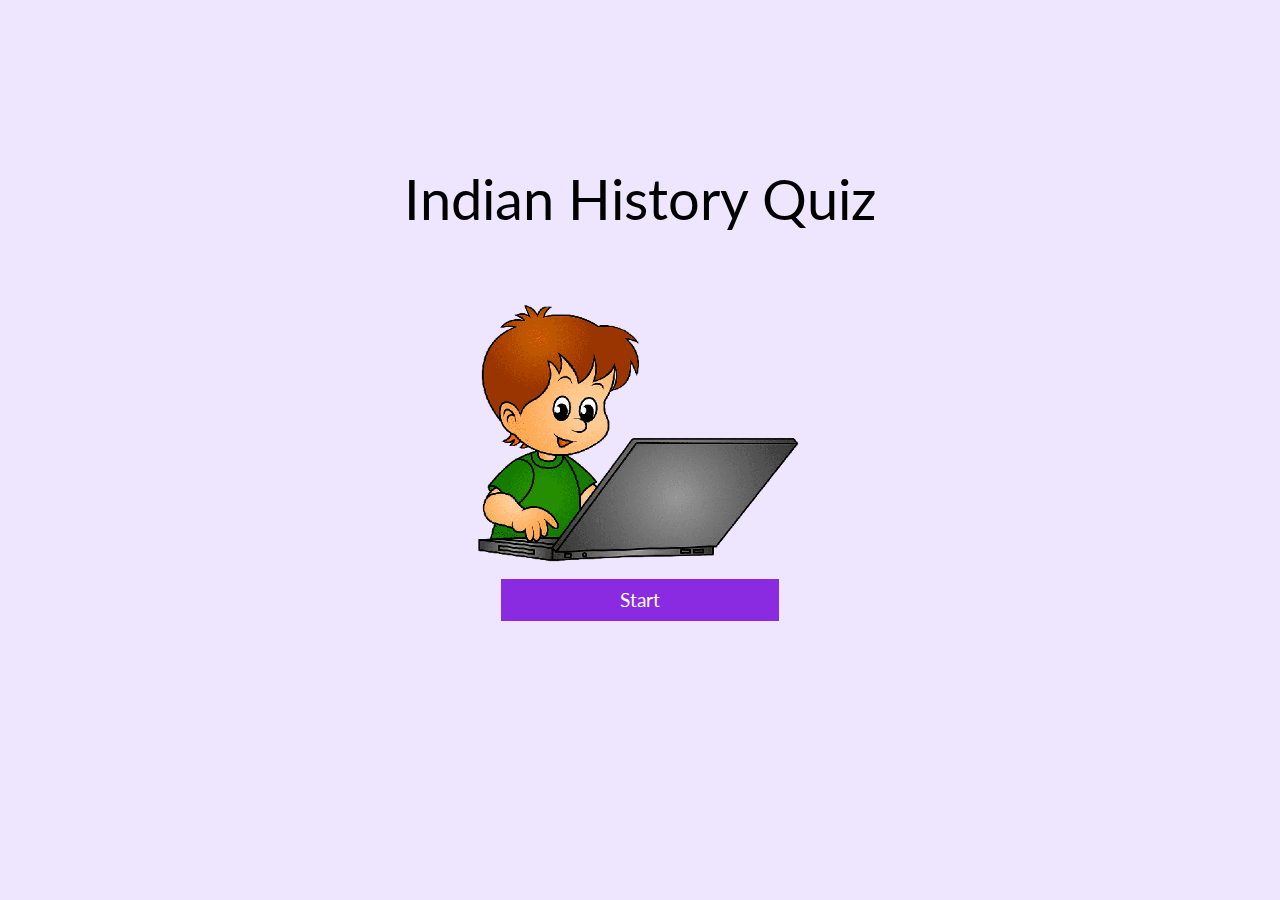
<file: Quiz-project-II/index.html>
<!DOCTYPE html>
<html lang="en">
  <head>
    <meta charset="UTF-8" />
    <meta name="viewport" content="width=device-width, initial-scale=1.0" />
    <title>Indian History Quiz</title>
    <link rel="stylesheet" href="css/app.css" />
    <link
      href="https://fonts.googleapis.com/css2?family=Lato:wght@300;400&display=swap"
      rel="stylesheet"
    />
    <style></style>
  </head>

  <body>
    <div class="container">
      <div id="home" class="flex-center flex-column">
        <h1>Indian History Quiz</h1>
        <img class="image" src="boy-removebg-preview.png" alt="" />
        <a class="btn" href="html/quiz.html">Start</a>
      </div>
    </div>
  </body>
</html>
</file>
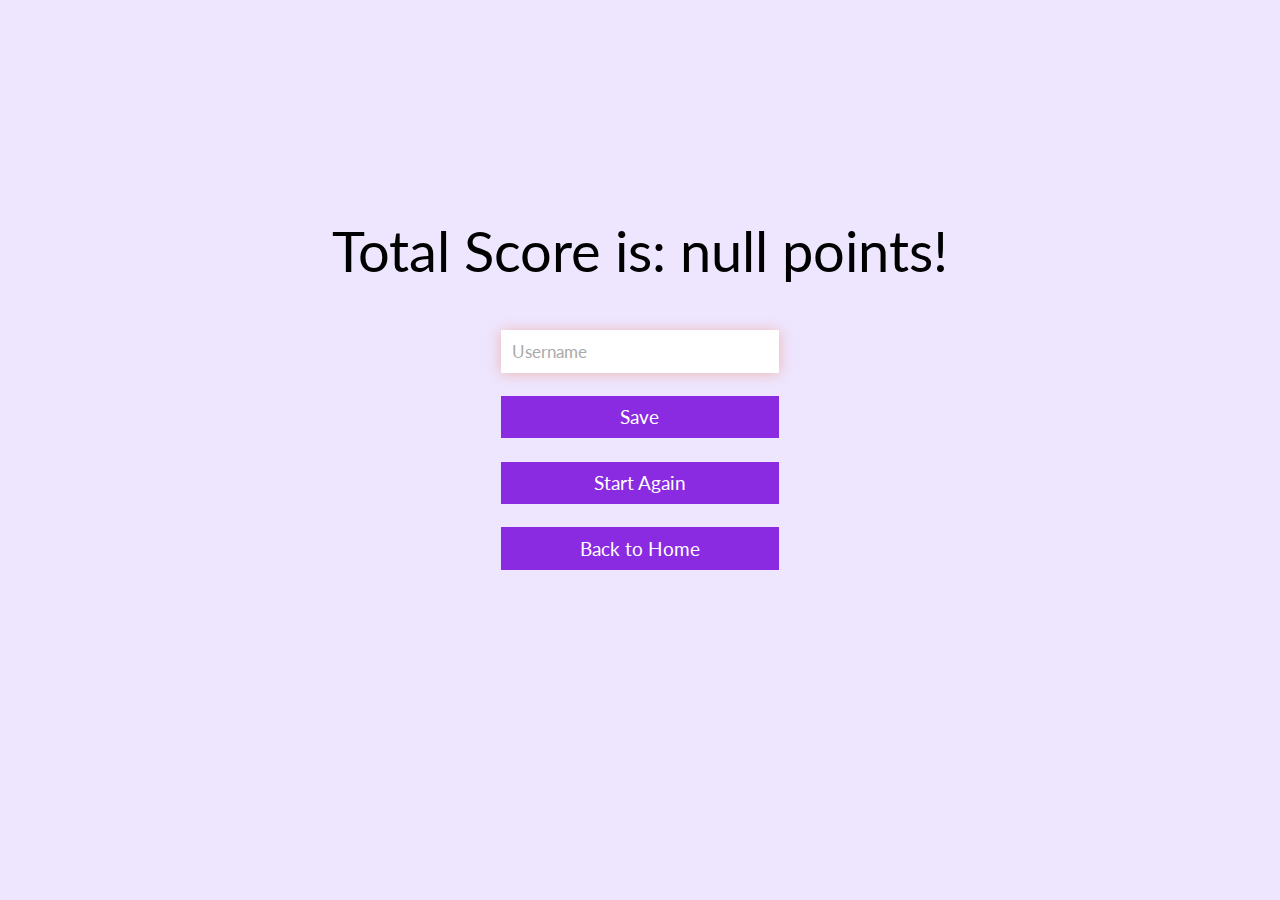
<file: Quiz-project-II/html/end.html>
<!DOCTYPE html>
<html lang="en">
  <head>
    <meta charset="UTF-8" />
    <meta name="viewport" content="width=device-width, initial-scale=1.0" />
    <meta http-equiv="X-UA-Compatible" content="ie=edge" />
    <title>Indian History Quiz</title>
    <link
      href="https://fonts.googleapis.com/css2?family=Lato:wght@300;400&display=swap"
      rel="stylesheet"
    />
    <link rel="stylesheet" href="../css/app.css" />
  </head>

  <body>
    <div class="container">
      <div id="end" class="flex-center flex-column">
        <h1 id="finalScore"></h1>
        <form>
          <input
            type="text"
            name="username"
            id="username"
            placeholder="Username"
          />
          <button
            type="submit"
            class="btn"
            id="saveScoreBtn"
            onclick="saveHighScore(event)"
            disabled
          >
            Save
          </button>
        </form>
        <a class="btn" href="quiz.html">Start Again</a>
        <a class="btn" href="/">Back to Home</a>
      </div>
    </div>
    <script src="../script/end.js"></script>
  </body>
</html>
</file>
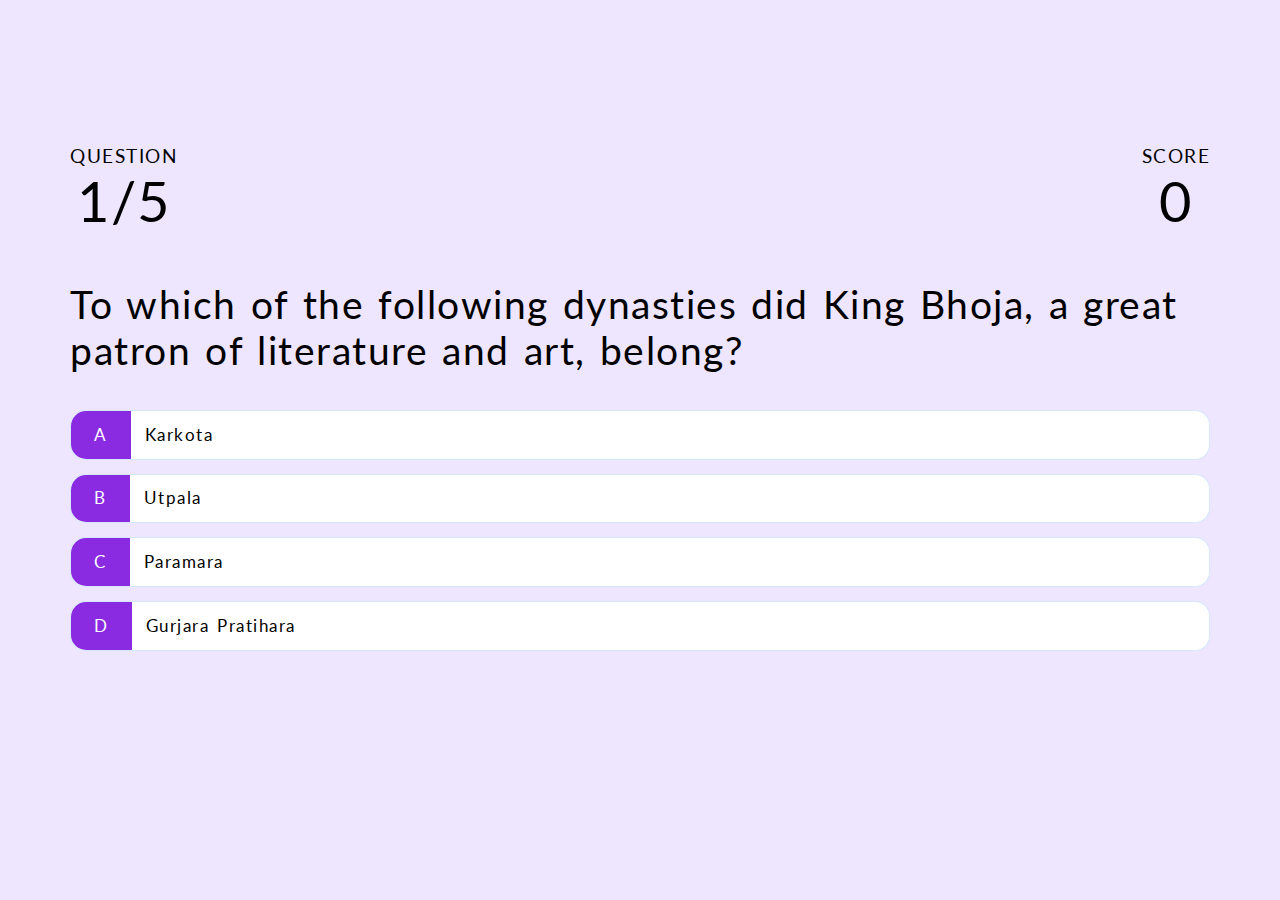
<file: Quiz-project-II/html/quiz.html>
<!DOCTYPE html>
<html lang="en">
  <head>
    <meta charset="UTF-8" />
    <meta name="viewport" content="width=device-width, initial-scale=1.0" />
    <meta http-equiv="X-UA-Compatible" content="ie=edge" />
    <title>Indian History Quiz</title>
    <link
      href="https://fonts.googleapis.com/css2?family=Lato:wght@300;400&display=swap"
      rel="stylesheet"
    />
    <link rel="stylesheet" href="../css/app.css" />
    <link rel="stylesheet" href="../css/quiz.css" />
  </head>

  <body>
    <div class="container">
      <div id="quiz" class="justify-center flex-column">
        <div id="hud">
          <div id="hud-item">
            <p class="hud-prefix">Question</p>
            <h1 class="hud-main-text" id="questionCounter"></h1>
          </div>
          <div id="hud-item">
            <p class="hud-prefix">Score</p>
            <h1 class="hud-main-text" id="score">0</h1>
          </div>
        </div>
        <h2 id="question">What is the answer to this questions?</h2>
        <div class="choice-container">
          <p class="choice-prefix">A</p>
          <p class="choice-text" data-number="1">Choice 1</p>
        </div>
        <div class="choice-container">
          <p class="choice-prefix">B</p>
          <p class="choice-text" data-number="2">Choice 2</p>
        </div>
        <div class="choice-container">
          <p class="choice-prefix">C</p>
          <p class="choice-text" data-number="3">Choice 3</p>
        </div>
        <div class="choice-container">
          <p class="choice-prefix">D</p>
          <p class="choice-text" data-number="4">Choice 4</p>
        </div>
      </div>
    </div>
    <script src="../script/quiz.js"></script>
  </body>
</html>
</file>
<file: Quiz-project-II/css/app.css>
:root{
  background: #eee6ff;
  
/* background: linear-gradient(90deg, rgba(27,15,103,1) 100%, rgba(0,212,255,1) 100%, rgba(2,0,36,1) 100%); */
    font-size: 58%;
}
*{
    box-sizing: border-box;
    font-family: 'Lato', sans-serif;
    margin: 0;
    padding: 0;
    color: black;
    font-weight: 400;
    /* color: black; */
}

.container{
  max-width: 1140px;
    margin: 0 auto;
}

h1,
h2,
h3,
h4 {
    margin-bottom: 1rem;
}
h1{
    font-size: 6rem;
    color: black;
    margin-bottom: 5rem;
}

h1 > span{
    font-size: 2.4rem;
    font-weight: 500;
}
h2{
    font-size: 4.2rem;
    margin-bottom: 4rem;
    font-weight: 700;
}
h3{
    font-size: 2.8rem;
    font-weight: 500;
}

.container{
 width: 100vw;
 height: 90vh;
 display: flex;
 justify-content: center;
 align-items: center;
 max-width: 80rem;
}
.container >*{
    width: 100%;
}

.flex-column {
    display: flex;
    flex-direction: column;
  }
  
  .flex-center {
    justify-content: center;
    align-items: center;
  }
  
  .justify-center {
    justify-content: center;
  }
  
  .text-center {
    text-align: center;
  }
  
  .hidden {
    display: none;
  }
  
  .btn {
    font-size: 2rem;
    padding: 1rem 0;
    width: 30rem;
    text-align: center;
    border: 0.1rem solid blueviolet;
    margin-bottom: 2.5rem;
    text-decoration: none;
    color: white;
    background-color:blueviolet;
    /* border-radius: 15px; */
    font-weight: 400;
  }
  
  .btn:hover {
    cursor: pointer;
    box-shadow: 0 0.4rem 1.4rem 0 rgba(86, 185, 235, 0.5);
    transform: translateY(-0.1rem);
    transition: transform 150ms;
  }
  
  .btn[disabled]:hover {
    cursor: not-allowed;
    box-shadow: none;
    transform: none;
  }
  
  form {
    width: 100%;
    display: flex;
    flex-direction: column;
    align-items: center;
  }
  
  input {
    color:blueviolet;
    margin-bottom: 2.5rem;
    width: 30rem;
    padding: 1.2rem;
    font-size: 1.8rem;
    border: none;
    box-shadow: 0 0.1rem 1.4rem 0 rgba(235, 133, 86, 0.5);
  }
  
  input::placeholder {
    color: #aaa;
  }
 /* .container{
  background-image: url('girl.jpg');
  height:100vh;
  background-repeat: no-repeat;
  width:100%;
  background-size: ;
 } */
 .image{
    height: 300px;
 }
</file>
<file: Quiz-project-II/css/quiz.css>
*{
  font-family: 'Lato',sans-serif;
  word-spacing: 2.5px;
  font-weight: 400;
  letter-spacing: 1.5px;
}
h2{
  font-weight: 400;
}

.container{
  max-width: 1140px;
    margin: 0 auto;
}

.choice-container {
    display: flex;
    margin-bottom: 1.5rem;
    width: 100%;
    font-size: 1.8rem;
    border: 0.1rem solid rgb(86, 165, 235, 0.25);
    background-color: white;
    border-radius: 15px;
    color: black;
  }
  
  .choice-container:hover {
    cursor: pointer;
    box-shadow: 0 0.4rem 1.4rem 0 rgba(86, 185, 235, 0.5);
    transform: translateY(-0.1rem);
    transition: transform 150ms;
  }
  
  .choice-prefix {
    padding: 1.5rem 2.5rem;
    background-color: blueviolet;
    color: white;
    border-top-left-radius: 15px;
    border-bottom-left-radius: 15px;
  }
  
  .choice-text {
    padding: 1.5rem;
    width: 100%;
  }
  
  .correct {
    background-color: #4e7e8a;
  }
  
  .incorrect {
    background-color: #801336;
  }
  

  
  #hud {
    display: flex;
    justify-content: space-between;
    text-transform: uppercase;
  }
  
  .hud-prefix {
    text-align: center;
    font-size: 2rem;
  }
  
  .hud-main-text {
    text-align: center;
    color: black;
  }
  #question{
    color: black;
  }
</file>
